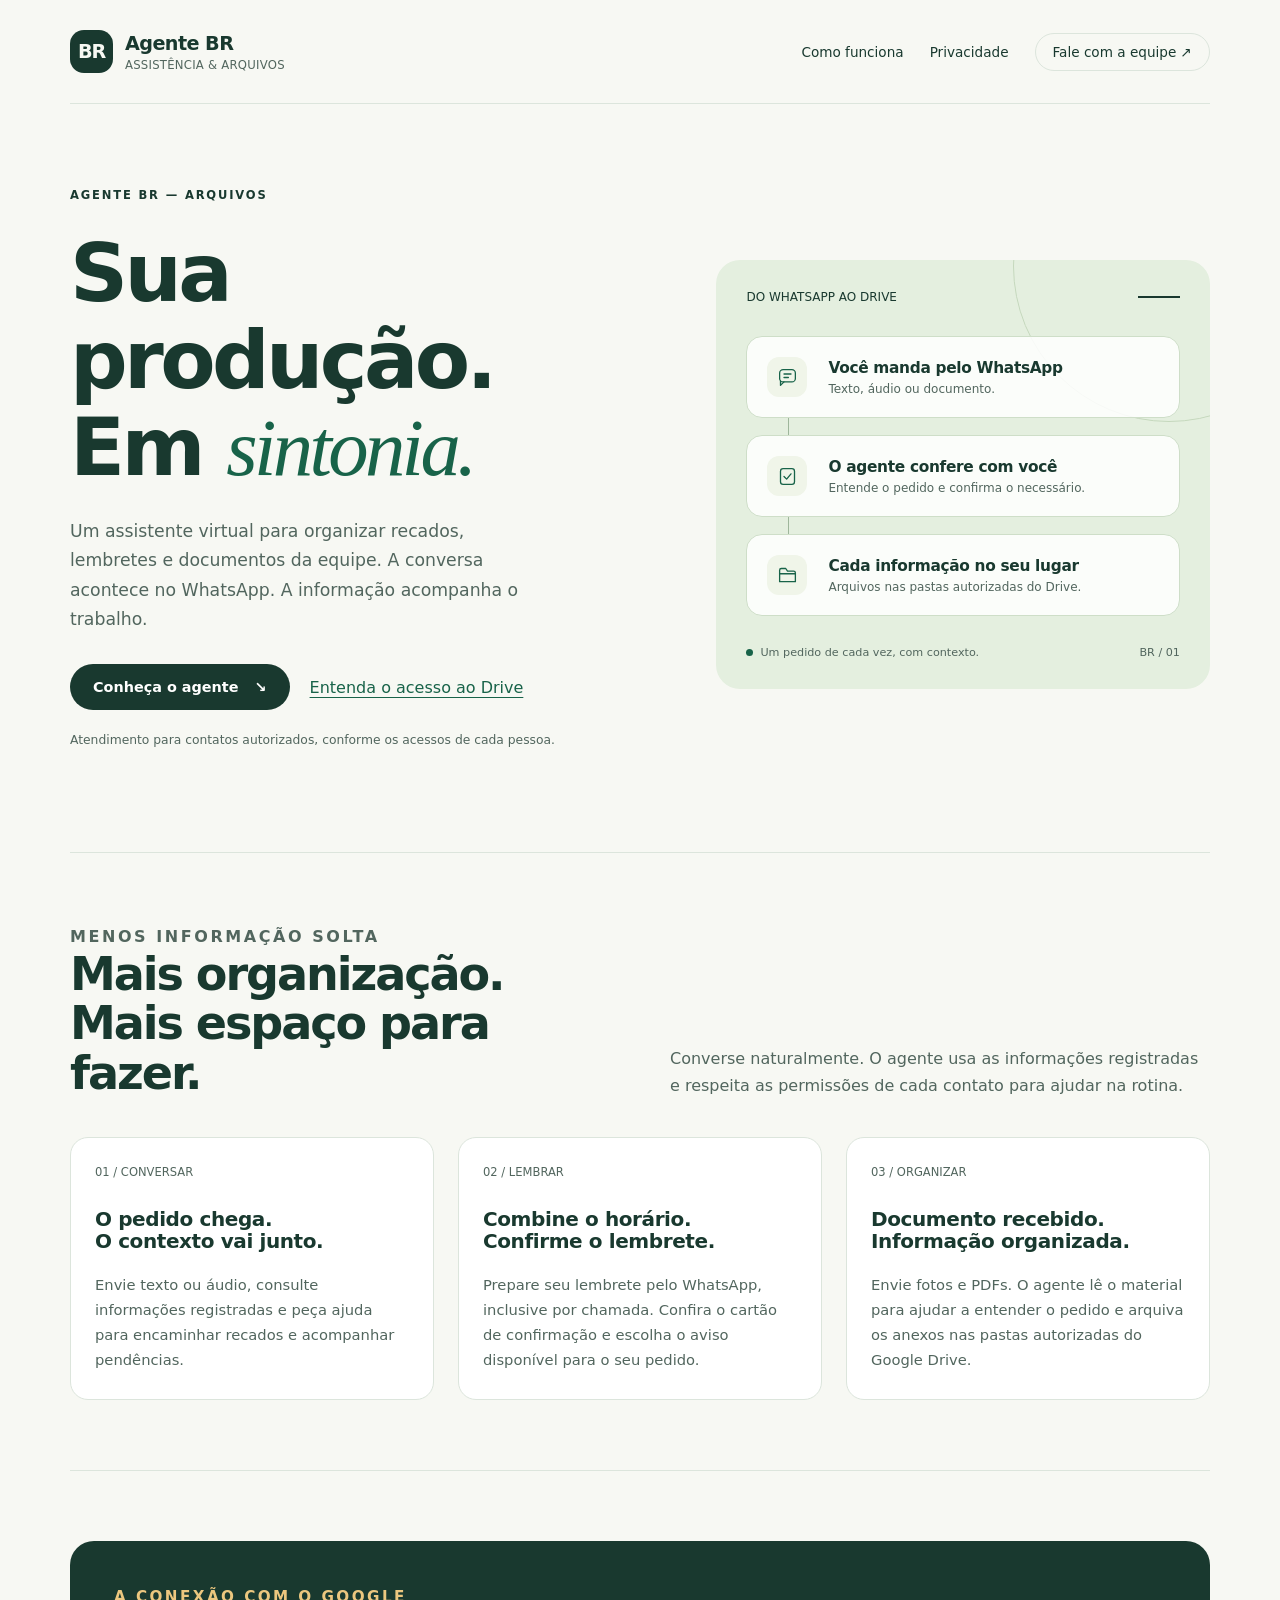
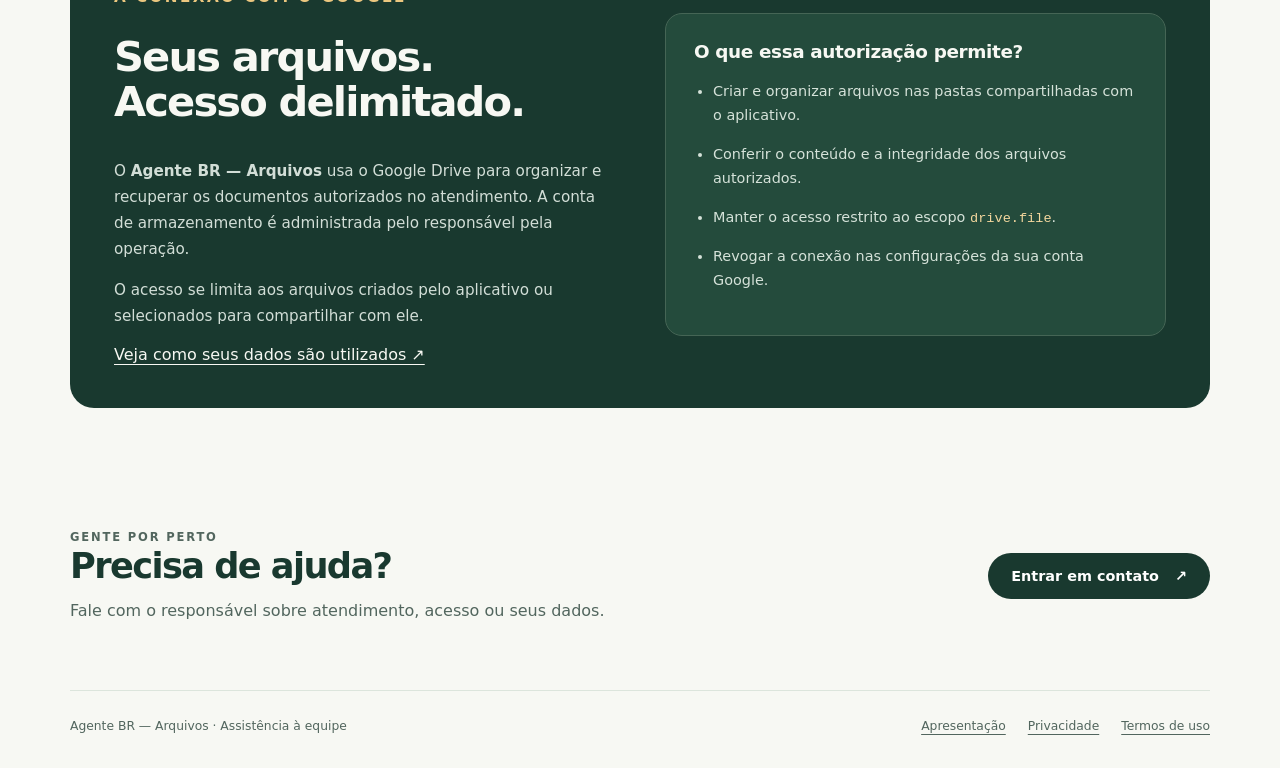
<file: index.html>
<!doctype html>
<html lang="pt-BR">
<head>
  <meta charset="utf-8">
  <meta name="viewport" content="width=device-width, initial-scale=1">
  <meta name="description" content="Conheça o Agente BR: atendimento pelo WhatsApp, organização de documentos e conexão restrita com o Google Drive.">
  <meta name="robots" content="noindex,follow">
  <meta name="referrer" content="strict-origin-when-cross-origin">
  <meta http-equiv="Content-Security-Policy" content="default-src 'none'; style-src 'self'; img-src 'self' data:; base-uri 'none'; form-action 'none'">
  <meta name="theme-color" content="#19392f">
  <meta property="og:title" content="Agente BR — Arquivos | Assistência à equipe">
  <meta property="og:description" content="Conheça o Agente BR: atendimento pelo WhatsApp, organização de documentos e conexão restrita com o Google Drive.">
  <meta property="og:type" content="website">
  <title>Agente BR — Arquivos | Assistência à equipe</title>
  <link rel="stylesheet" href="./assets/site.css">
</head>
<body>
  <a class="skip" href="#conteudo">Pular para o conteúdo</a>
  <header class="wrap masthead">
    <a class="brand" href="./" aria-label="Agente BR — página inicial"><span class="logo" aria-hidden="true">BR</span><div>Agente BR<span>ASSISTÊNCIA &amp; ARQUIVOS</span></div></a>
    <nav class="nav" aria-label="Navegação principal">
      <a href="./#como-funciona">Como funciona</a>
      <a href="./privacidade/">Privacidade</a>
      <a class="pill" href="mailto:tombaratella@gmail.com">Fale com a equipe ↗</a>
    </nav>
  </header>
  <main id="conteudo" class="wrap">
<section class="hero" aria-labelledby="titulo">
  <div><p class="eyebrow">AGENTE BR — ARQUIVOS</p><h1 id="titulo">Sua produção.<br>Em <em>sintonia.</em></h1>
    <p class="lead">Um assistente virtual para organizar recados, lembretes e documentos da equipe. A conversa acontece no WhatsApp. A informação acompanha o trabalho.</p>
    <div class="actions"><a class="button" href="#como-funciona">Conheça o agente <span aria-hidden="true">↘</span></a><a href="#google-drive">Entenda o acesso ao Drive</a></div>
    <p class="small-note">Atendimento para contatos autorizados, conforme os acessos de cada pessoa.</p>
  </div>
  <div class="flow-art" aria-label="Fluxo do atendimento: receber, conferir e organizar"><div class="art-top"><span>DO WHATSAPP AO DRIVE</span><span class="tiny-line" aria-hidden="true"></span></div><div class="flow-step"><span class="step-icon"><svg viewBox="0 0 24 24" fill="none" stroke="currentColor" stroke-width="1.5" stroke-linecap="round" stroke-linejoin="round" aria-hidden="true"><rect x="3" y="3" width="18" height="14" rx="4"/><path d="m8 17-4 4v-5M8 8h8M8 12h5"/></svg></span><div><strong>Você manda pelo WhatsApp</strong><small>Texto, áudio ou documento.</small></div></div><div class="flow-step"><span class="step-icon"><svg viewBox="0 0 24 24" fill="none" stroke="currentColor" stroke-width="1.5" stroke-linecap="round" stroke-linejoin="round" aria-hidden="true"><rect x="4" y="3" width="16" height="18" rx="3"/><path d="m8 12 3 3 5-6"/></svg></span><div><strong>O agente confere com você</strong><small>Entende o pedido e confirma o necessário.</small></div></div><div class="flow-step"><span class="step-icon"><svg viewBox="0 0 24 24" fill="none" stroke="currentColor" stroke-width="1.5" stroke-linecap="round" stroke-linejoin="round" aria-hidden="true"><path d="M3 6a2 2 0 0 1 2-2h5l2 3h7a2 2 0 0 1 2 2v10H3Z"/><path d="M3 10h18"/></svg></span><div><strong>Cada informação no seu lugar</strong><small>Arquivos nas pastas autorizadas do Drive.</small></div></div><div class="art-footer"><span><span class="badge-dot" aria-hidden="true"></span>Um pedido de cada vez, com contexto.</span><span>BR / 01</span></div></div>
</section>
<section class="section" id="como-funciona" aria-labelledby="como-titulo">
  <div class="section-top"><div><p class="eyebrow">MENOS INFORMAÇÃO SOLTA</p><h2 id="como-titulo">Mais organização.<br>Mais espaço para fazer.</h2></div><p>Converse naturalmente. O agente usa as informações registradas e respeita as permissões de cada contato para ajudar na rotina.</p></div>
  <div class="features"><article class="feature"><span class="number">01 / CONVERSAR</span><h3>O pedido chega.<br>O contexto vai junto.</h3><p>Envie texto ou áudio, consulte informações registradas e peça ajuda para encaminhar recados e acompanhar pendências.</p></article>
  <article class="feature"><span class="number">02 / LEMBRAR</span><h3>Combine o horário.<br>Confirme o lembrete.</h3><p>Prepare seu lembrete pelo WhatsApp, inclusive por chamada. Confira o cartão de confirmação e escolha o aviso disponível para o seu pedido.</p></article>
  <article class="feature"><span class="number">03 / ORGANIZAR</span><h3>Documento recebido.<br>Informação organizada.</h3><p>Envie fotos e PDFs. O agente lê o material para ajudar a entender o pedido e arquiva os anexos nas pastas autorizadas do Google Drive.</p></article></div>
</section>
<section class="section" id="google-drive" aria-labelledby="drive-titulo"><div class="drive"><div><p class="eyebrow">A CONEXÃO COM O GOOGLE</p><h2 id="drive-titulo">Seus arquivos.<br>Acesso delimitado.</h2><p>O <strong>Agente BR — Arquivos</strong> usa o Google Drive para organizar e recuperar os documentos autorizados no atendimento. A conta de armazenamento é administrada pelo responsável pela operação.</p><p>O acesso se limita aos arquivos criados pelo aplicativo ou selecionados para compartilhar com ele.</p><a href="./privacidade/#google">Veja como seus dados são utilizados ↗</a></div><div class="drive-detail"><h3>O que essa autorização permite?</h3><ul><li>Criar e organizar arquivos nas pastas compartilhadas com o aplicativo.</li><li>Conferir o conteúdo e a integridade dos arquivos autorizados.</li><li>Manter o acesso restrito ao escopo <code>drive.file</code>.</li><li>Revogar a conexão nas configurações da sua conta Google.</li></ul></div></div></section>
<section class="contact" aria-labelledby="contato-titulo"><div><p class="eyebrow">GENTE POR PERTO</p><h2 id="contato-titulo">Precisa de ajuda?</h2><p>Fale com o responsável sobre atendimento, acesso ou seus dados.</p></div><a class="button contact-link" href="mailto:tombaratella@gmail.com">Entrar em contato <span aria-hidden="true">↗</span></a></section>
</main>
  <footer class="wrap footer"><span>Agente BR — Arquivos · Assistência à equipe</span><nav class="footer-links" aria-label="Informações do aplicativo"><a href="./">Apresentação</a><a href="./privacidade/">Privacidade</a><a href="./termos/">Termos de uso</a></nav></footer>
</body>
</html>
</file>
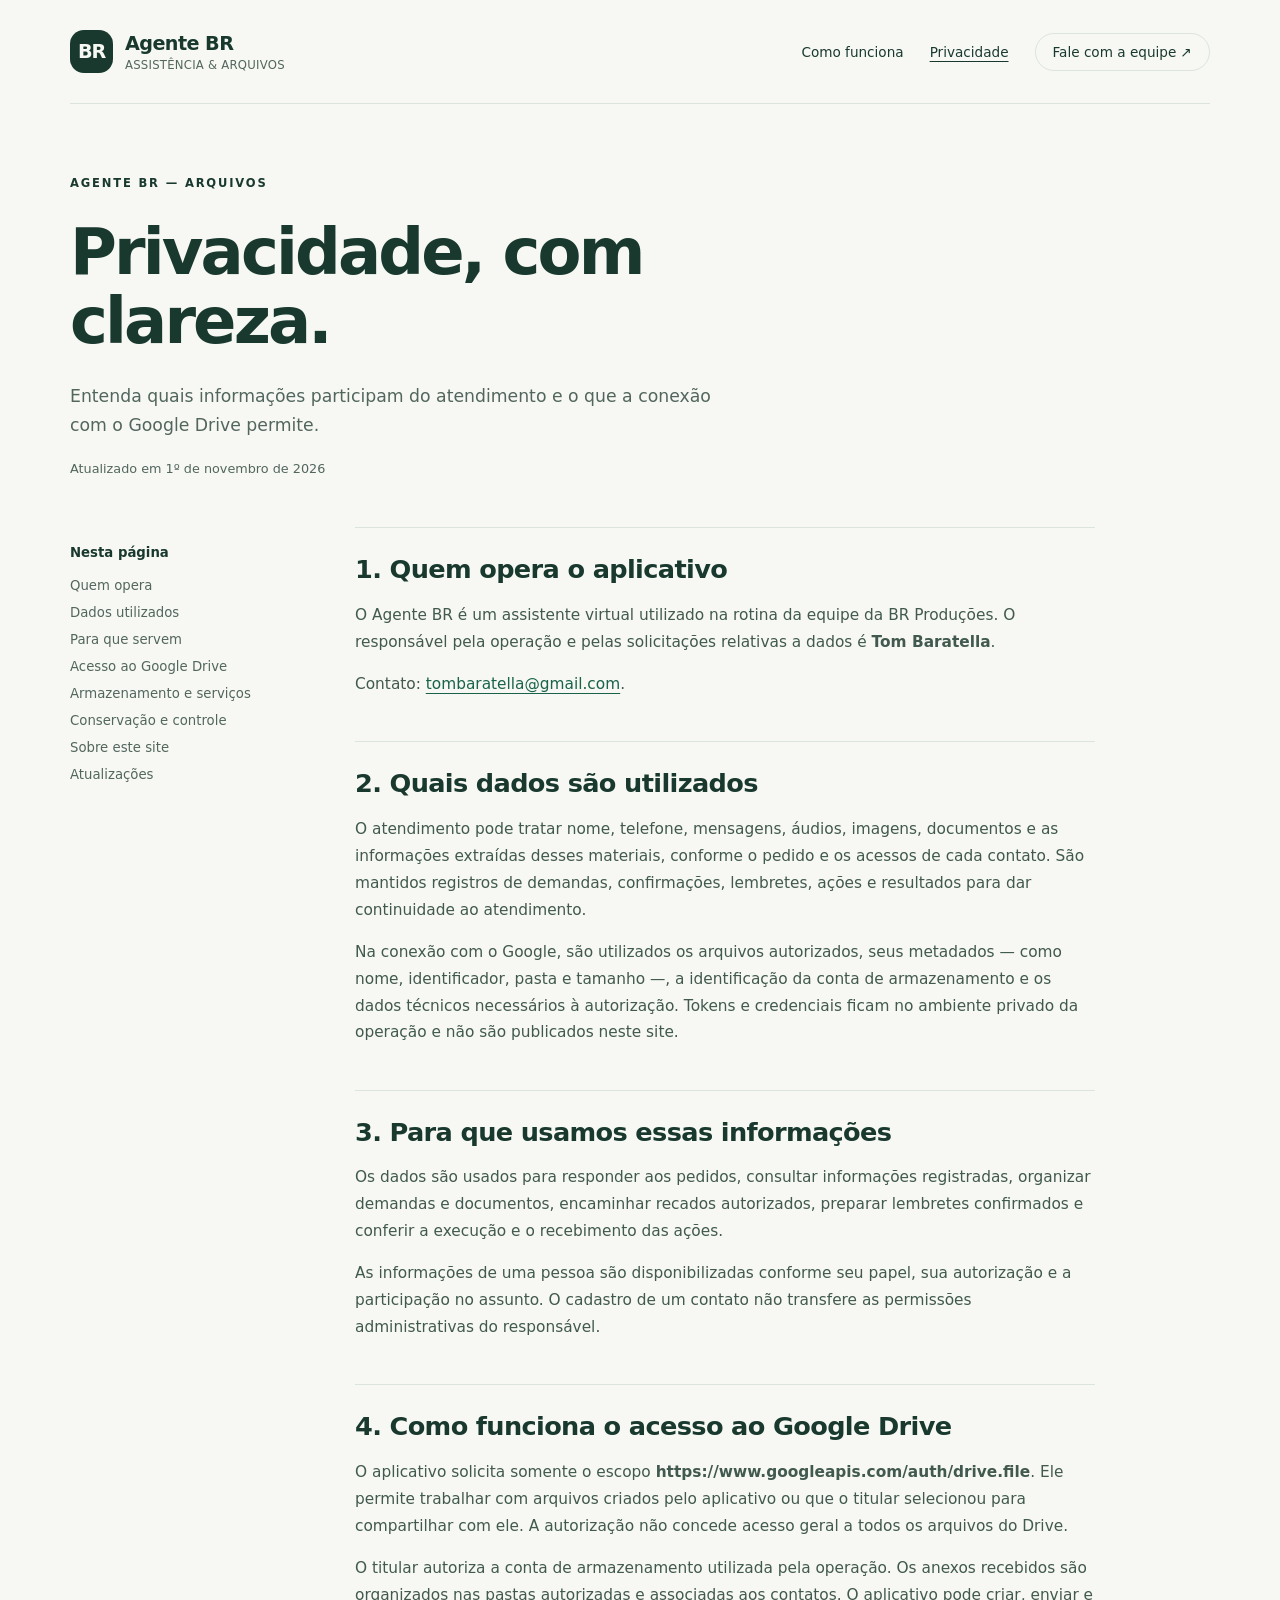
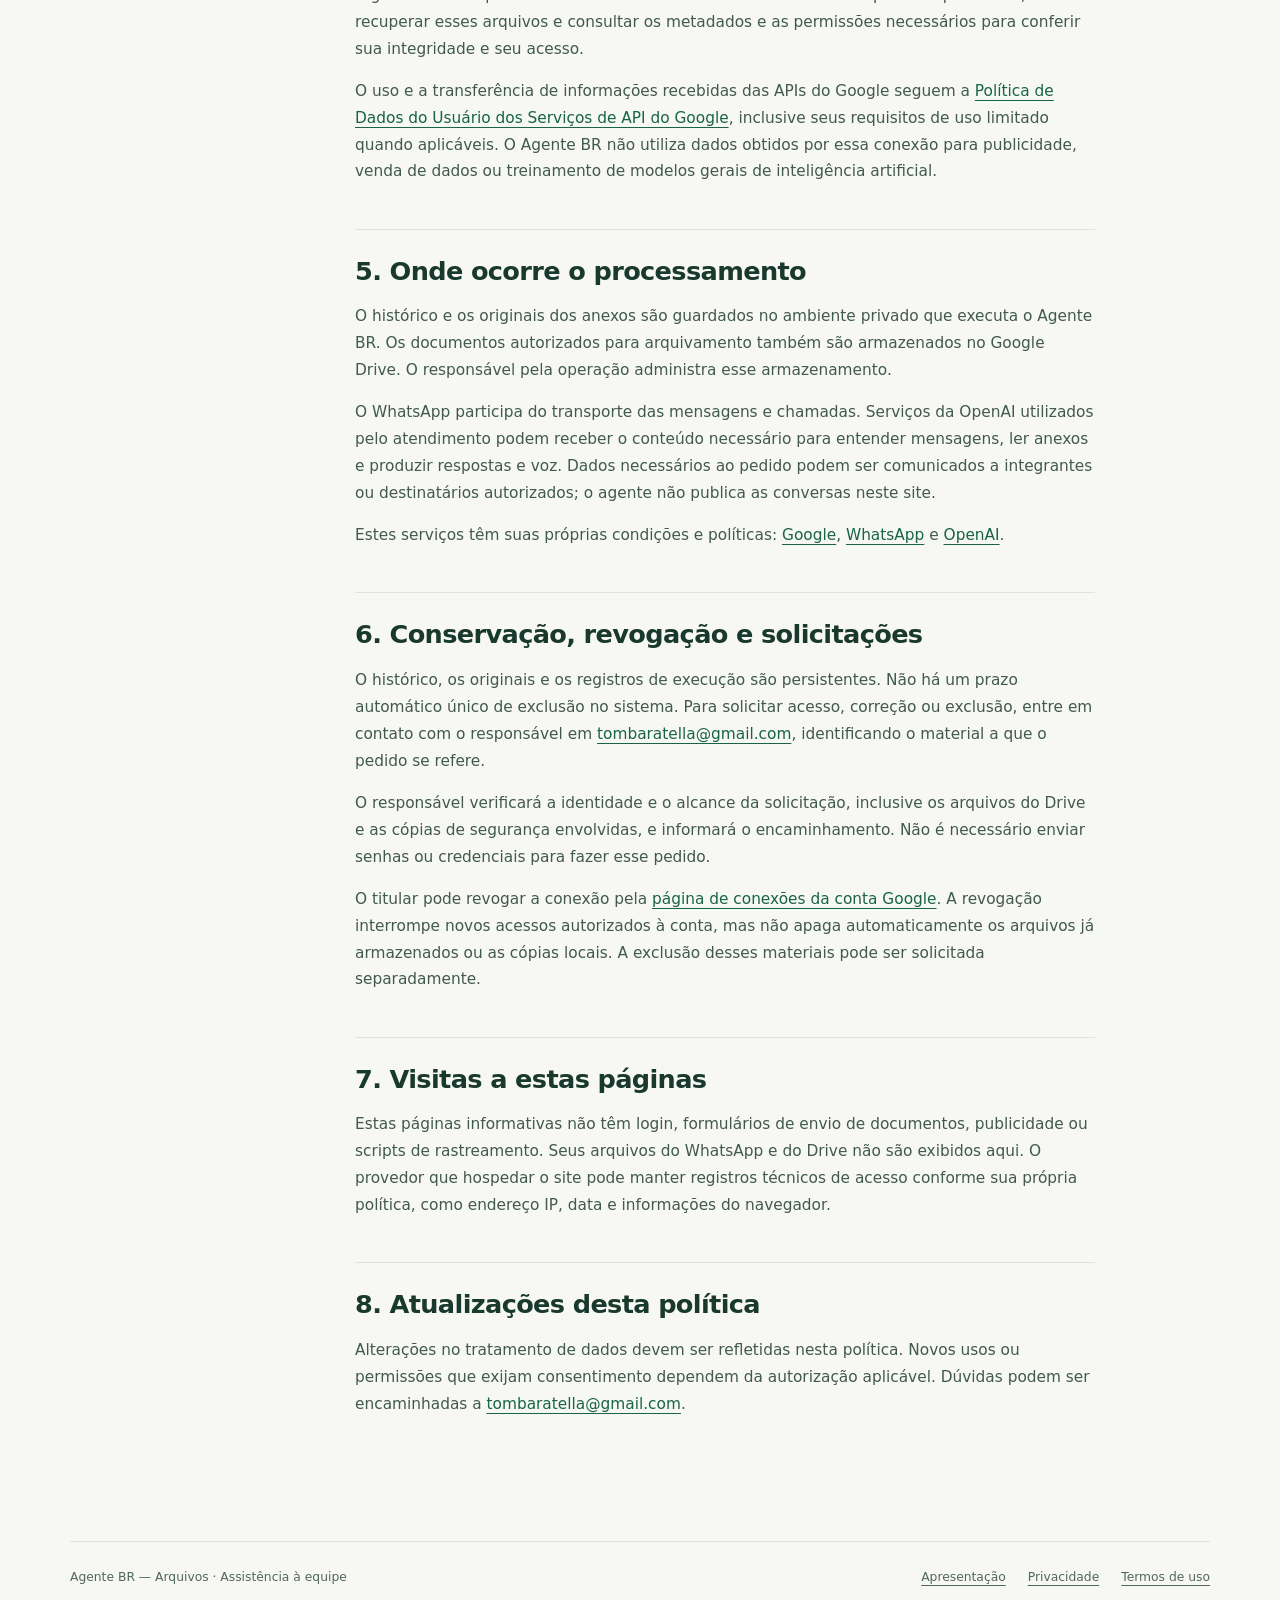
<file: privacidade/index.html>
<!doctype html>
<html lang="pt-BR">
<head>
  <meta charset="utf-8">
  <meta name="viewport" content="width=device-width, initial-scale=1">
  <meta name="description" content="Como o Agente BR utiliza, armazena e protege o acesso aos dados e arquivos autorizados.">
  <meta name="robots" content="noindex,follow">
  <meta name="referrer" content="strict-origin-when-cross-origin">
  <meta http-equiv="Content-Security-Policy" content="default-src 'none'; style-src 'self'; img-src 'self' data:; base-uri 'none'; form-action 'none'">
  <meta name="theme-color" content="#19392f">
  <meta property="og:title" content="Privacidade | Agente BR — Arquivos">
  <meta property="og:description" content="Como o Agente BR utiliza, armazena e protege o acesso aos dados e arquivos autorizados.">
  <meta property="og:type" content="website">
  <title>Privacidade | Agente BR — Arquivos</title>
  <link rel="stylesheet" href="../assets/site.css">
</head>
<body>
  <a class="skip" href="#conteudo">Pular para o conteúdo</a>
  <header class="wrap masthead">
    <a class="brand" href="../" aria-label="Agente BR — página inicial"><span class="logo" aria-hidden="true">BR</span><div>Agente BR<span>ASSISTÊNCIA &amp; ARQUIVOS</span></div></a>
    <nav class="nav" aria-label="Navegação principal">
      <a href="../#como-funciona">Como funciona</a>
      <a href="../privacidade/" aria-current="page">Privacidade</a>
      <a class="pill" href="mailto:tombaratella@gmail.com">Fale com a equipe ↗</a>
    </nav>
  </header>
  <main id="conteudo" class="wrap"><header class="document-header"><p class="eyebrow">AGENTE BR — ARQUIVOS</p><h1>Privacidade, com clareza.</h1><p class="lead">Entenda quais informações participam do atendimento e o que a conexão com o Google Drive permite.</p><p class="meta">Atualizado em 1º de novembro de 2026</p></header><div class="doc-layout"><nav class="toc" aria-label="Índice desta página"><strong>Nesta página</strong><a href="#responsavel">Quem opera</a><a href="#dados">Dados utilizados</a><a href="#finalidades">Para que servem</a><a href="#google">Acesso ao Google Drive</a><a href="#processamento">Armazenamento e serviços</a><a href="#retencao">Conservação e controle</a><a href="#site">Sobre este site</a><a href="#mudancas">Atualizações</a></nav><article class="document"><section id="responsavel" aria-labelledby="titulo-responsavel"><h2 id="titulo-responsavel">1. Quem opera o aplicativo</h2><p>O Agente BR é um assistente virtual utilizado na rotina da equipe da BR Produções. O responsável pela operação e pelas solicitações relativas a dados é <strong>Tom Baratella</strong>.</p><p>Contato: <a href="mailto:tombaratella@gmail.com">tombaratella@gmail.com</a>.</p></section><section id="dados" aria-labelledby="titulo-dados"><h2 id="titulo-dados">2. Quais dados são utilizados</h2><p>O atendimento pode tratar nome, telefone, mensagens, áudios, imagens, documentos e as informações extraídas desses materiais, conforme o pedido e os acessos de cada contato. São mantidos registros de demandas, confirmações, lembretes, ações e resultados para dar continuidade ao atendimento.</p><p>Na conexão com o Google, são utilizados os arquivos autorizados, seus metadados — como nome, identificador, pasta e tamanho —, a identificação da conta de armazenamento e os dados técnicos necessários à autorização. Tokens e credenciais ficam no ambiente privado da operação e não são publicados neste site.</p></section><section id="finalidades" aria-labelledby="titulo-finalidades"><h2 id="titulo-finalidades">3. Para que usamos essas informações</h2><p>Os dados são usados para responder aos pedidos, consultar informações registradas, organizar demandas e documentos, encaminhar recados autorizados, preparar lembretes confirmados e conferir a execução e o recebimento das ações.</p><p>As informações de uma pessoa são disponibilizadas conforme seu papel, sua autorização e a participação no assunto. O cadastro de um contato não transfere as permissões administrativas do responsável.</p></section><section id="google" aria-labelledby="titulo-google"><h2 id="titulo-google">4. Como funciona o acesso ao Google Drive</h2><p>O aplicativo solicita somente o escopo <strong>https://www.googleapis.com/auth/drive.file</strong>. Ele permite trabalhar com arquivos criados pelo aplicativo ou que o titular selecionou para compartilhar com ele. A autorização não concede acesso geral a todos os arquivos do Drive.</p><p>O titular autoriza a conta de armazenamento utilizada pela operação. Os anexos recebidos são organizados nas pastas autorizadas e associadas aos contatos. O aplicativo pode criar, enviar e recuperar esses arquivos e consultar os metadados e as permissões necessários para conferir sua integridade e seu acesso.</p><p>O uso e a transferência de informações recebidas das APIs do Google seguem a <a href="https://developers.google.com/terms/api-services-user-data-policy">Política de Dados do Usuário dos Serviços de API do Google</a>, inclusive seus requisitos de uso limitado quando aplicáveis. O Agente BR não utiliza dados obtidos por essa conexão para publicidade, venda de dados ou treinamento de modelos gerais de inteligência artificial.</p></section><section id="processamento" aria-labelledby="titulo-processamento"><h2 id="titulo-processamento">5. Onde ocorre o processamento</h2><p>O histórico e os originais dos anexos são guardados no ambiente privado que executa o Agente BR. Os documentos autorizados para arquivamento também são armazenados no Google Drive. O responsável pela operação administra esse armazenamento.</p><p>O WhatsApp participa do transporte das mensagens e chamadas. Serviços da OpenAI utilizados pelo atendimento podem receber o conteúdo necessário para entender mensagens, ler anexos e produzir respostas e voz. Dados necessários ao pedido podem ser comunicados a integrantes ou destinatários autorizados; o agente não publica as conversas neste site.</p><p>Estes serviços têm suas próprias condições e políticas: <a href="https://policies.google.com/privacy">Google</a>, <a href="https://www.whatsapp.com/legal/privacy-policy">WhatsApp</a> e <a href="https://openai.com/policies/privacy-policy/">OpenAI</a>.</p></section><section id="retencao" aria-labelledby="titulo-retencao"><h2 id="titulo-retencao">6. Conservação, revogação e solicitações</h2><p>O histórico, os originais e os registros de execução são persistentes. Não há um prazo automático único de exclusão no sistema. Para solicitar acesso, correção ou exclusão, entre em contato com o responsável em <a href="mailto:tombaratella@gmail.com">tombaratella@gmail.com</a>, identificando o material a que o pedido se refere.</p><p>O responsável verificará a identidade e o alcance da solicitação, inclusive os arquivos do Drive e as cópias de segurança envolvidas, e informará o encaminhamento. Não é necessário enviar senhas ou credenciais para fazer esse pedido.</p><p>O titular pode revogar a conexão pela <a href="https://myaccount.google.com/connections">página de conexões da conta Google</a>. A revogação interrompe novos acessos autorizados à conta, mas não apaga automaticamente os arquivos já armazenados ou as cópias locais. A exclusão desses materiais pode ser solicitada separadamente.</p></section><section id="site" aria-labelledby="titulo-site"><h2 id="titulo-site">7. Visitas a estas páginas</h2><p>Estas páginas informativas não têm login, formulários de envio de documentos, publicidade ou scripts de rastreamento. Seus arquivos do WhatsApp e do Drive não são exibidos aqui. O provedor que hospedar o site pode manter registros técnicos de acesso conforme sua própria política, como endereço IP, data e informações do navegador.</p></section><section id="mudancas" aria-labelledby="titulo-mudancas"><h2 id="titulo-mudancas">8. Atualizações desta política</h2><p>Alterações no tratamento de dados devem ser refletidas nesta política. Novos usos ou permissões que exijam consentimento dependem da autorização aplicável. Dúvidas podem ser encaminhadas a <a href="mailto:tombaratella@gmail.com">tombaratella@gmail.com</a>.</p></section></article></div></main>
  <footer class="wrap footer"><span>Agente BR — Arquivos · Assistência à equipe</span><nav class="footer-links" aria-label="Informações do aplicativo"><a href="../">Apresentação</a><a href="../privacidade/">Privacidade</a><a href="../termos/">Termos de uso</a></nav></footer>
</body>
</html>
</file>
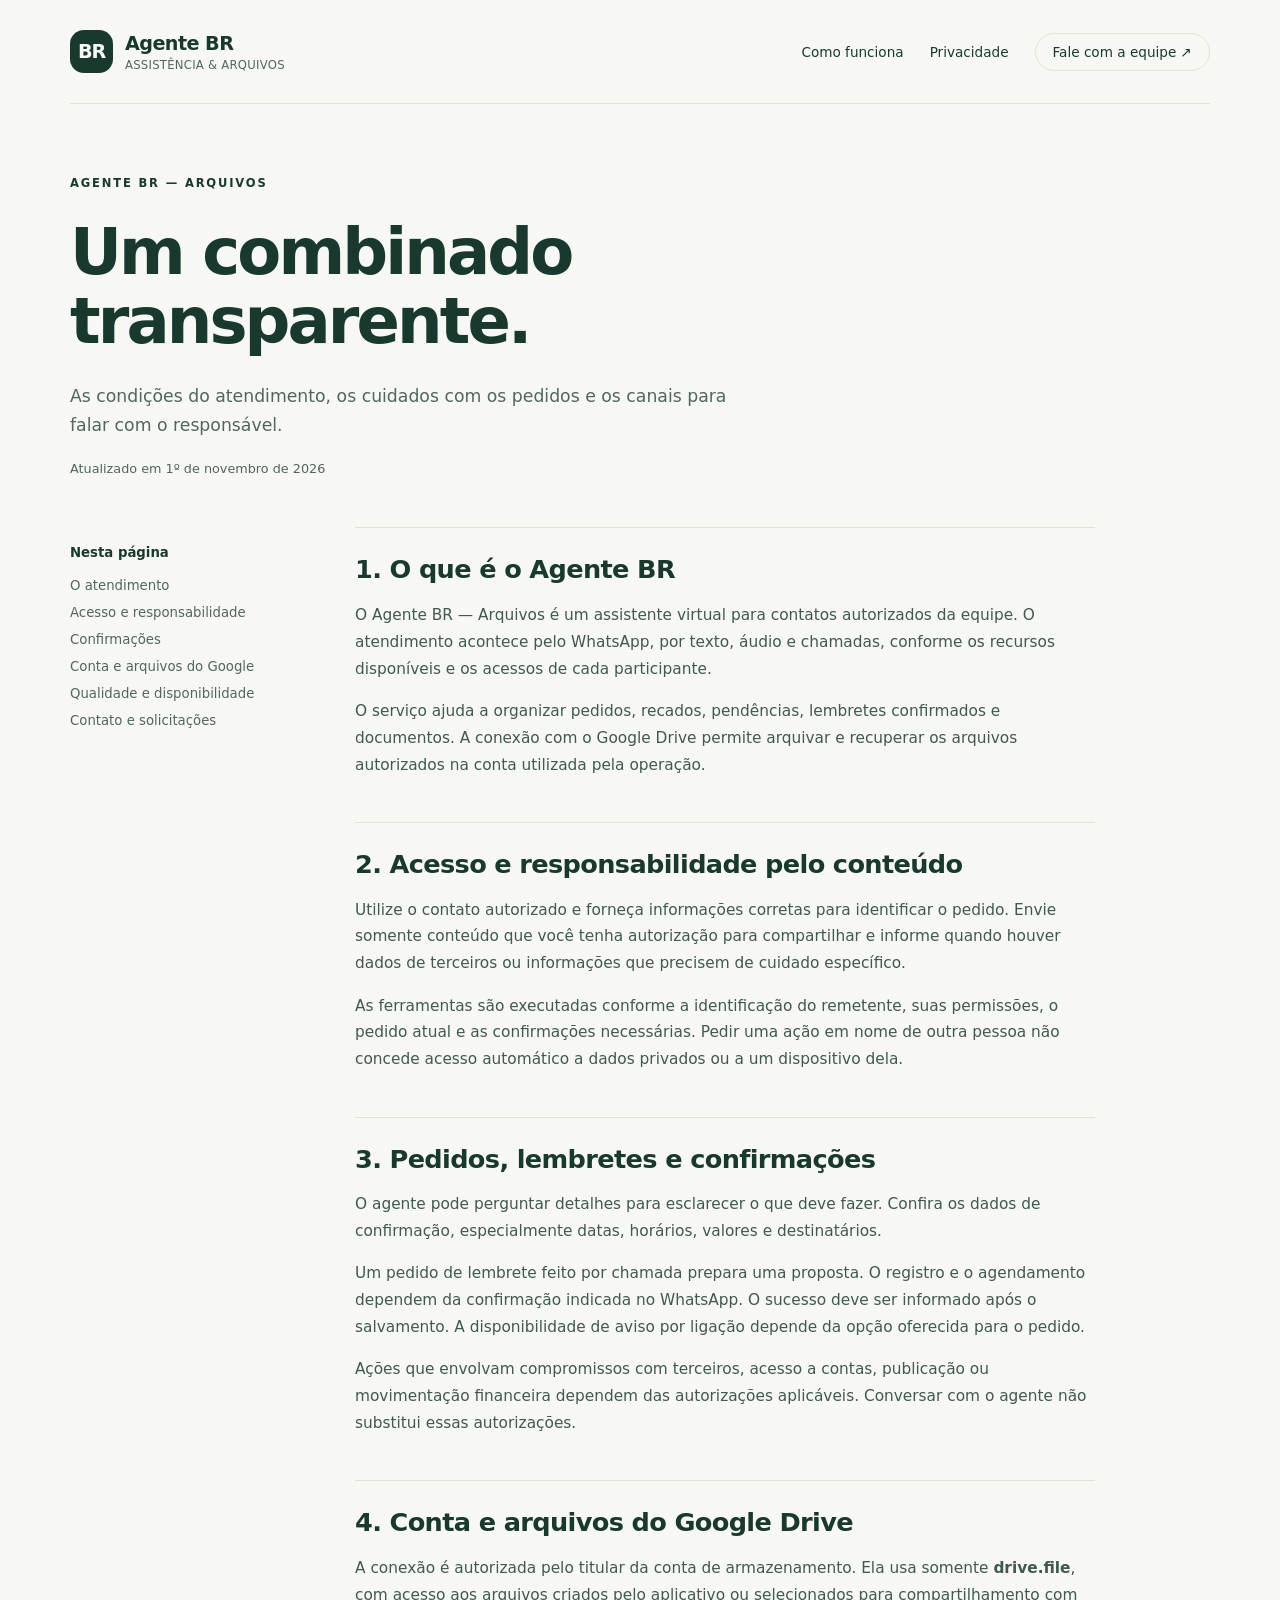
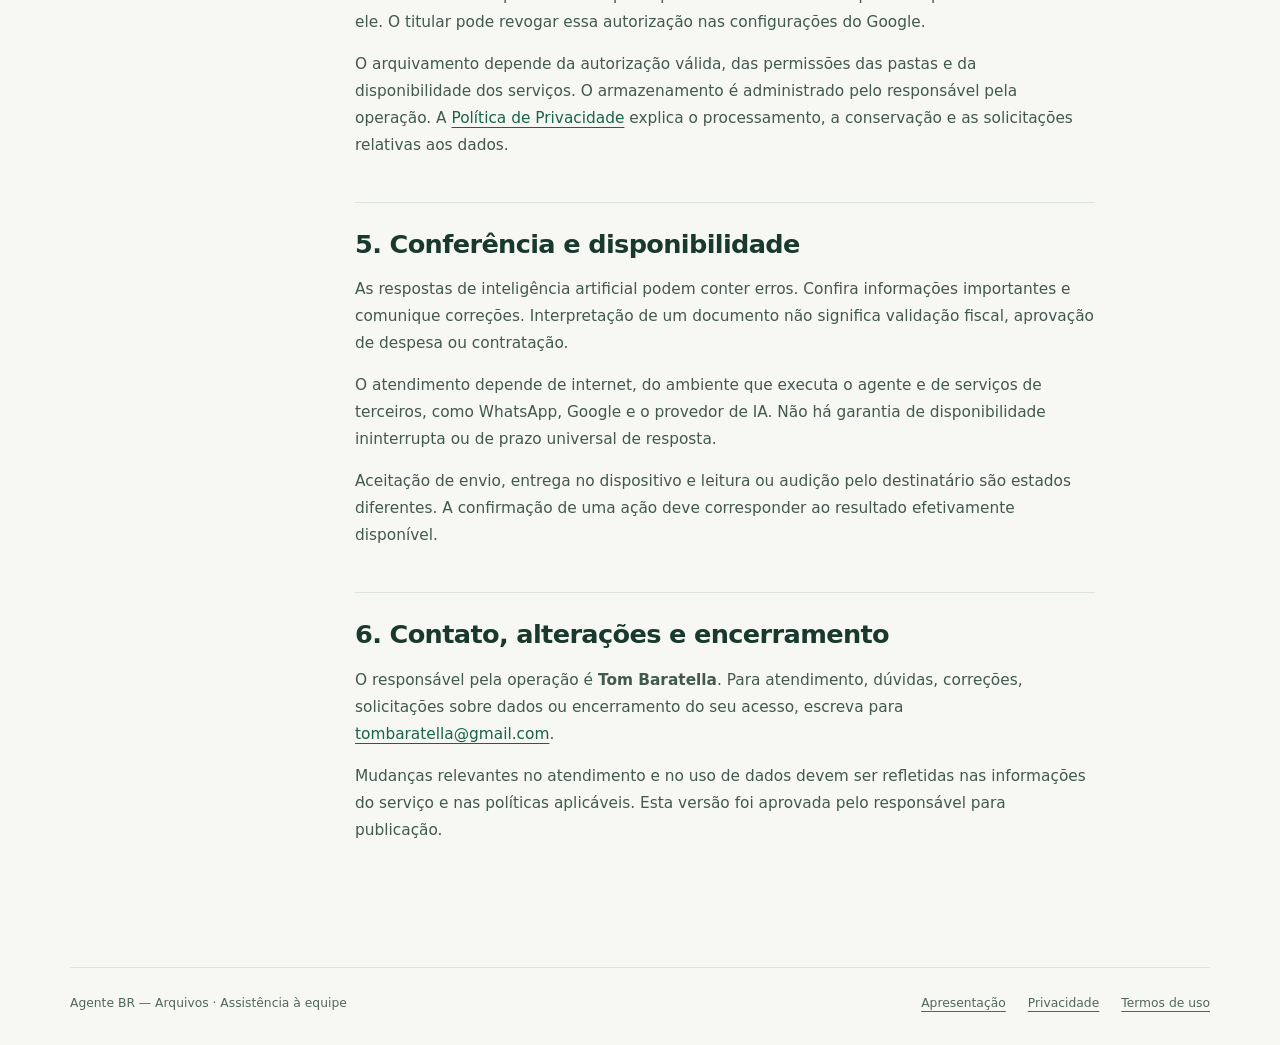
<file: termos/index.html>
<!doctype html>
<html lang="pt-BR">
<head>
  <meta charset="utf-8">
  <meta name="viewport" content="width=device-width, initial-scale=1">
  <meta name="description" content="Condições de uso e confirmação de pedidos no atendimento do Agente BR.">
  <meta name="robots" content="noindex,follow">
  <meta name="referrer" content="strict-origin-when-cross-origin">
  <meta http-equiv="Content-Security-Policy" content="default-src 'none'; style-src 'self'; img-src 'self' data:; base-uri 'none'; form-action 'none'">
  <meta name="theme-color" content="#19392f">
  <meta property="og:title" content="Termos de uso | Agente BR — Arquivos">
  <meta property="og:description" content="Condições de uso e confirmação de pedidos no atendimento do Agente BR.">
  <meta property="og:type" content="website">
  <title>Termos de uso | Agente BR — Arquivos</title>
  <link rel="stylesheet" href="../assets/site.css">
</head>
<body>
  <a class="skip" href="#conteudo">Pular para o conteúdo</a>
  <header class="wrap masthead">
    <a class="brand" href="../" aria-label="Agente BR — página inicial"><span class="logo" aria-hidden="true">BR</span><div>Agente BR<span>ASSISTÊNCIA &amp; ARQUIVOS</span></div></a>
    <nav class="nav" aria-label="Navegação principal">
      <a href="../#como-funciona">Como funciona</a>
      <a href="../privacidade/">Privacidade</a>
      <a class="pill" href="mailto:tombaratella@gmail.com">Fale com a equipe ↗</a>
    </nav>
  </header>
  <main id="conteudo" class="wrap"><header class="document-header"><p class="eyebrow">AGENTE BR — ARQUIVOS</p><h1>Um combinado transparente.</h1><p class="lead">As condições do atendimento, os cuidados com os pedidos e os canais para falar com o responsável.</p><p class="meta">Atualizado em 1º de novembro de 2026</p></header><div class="doc-layout"><nav class="toc" aria-label="Índice desta página"><strong>Nesta página</strong><a href="#servico">O atendimento</a><a href="#acesso">Acesso e responsabilidade</a><a href="#confirmacoes">Confirmações</a><a href="#google">Conta e arquivos do Google</a><a href="#qualidade">Qualidade e disponibilidade</a><a href="#contato">Contato e solicitações</a></nav><article class="document"><section id="servico" aria-labelledby="titulo-servico"><h2 id="titulo-servico">1. O que é o Agente BR</h2><p>O Agente BR — Arquivos é um assistente virtual para contatos autorizados da equipe. O atendimento acontece pelo WhatsApp, por texto, áudio e chamadas, conforme os recursos disponíveis e os acessos de cada participante.</p><p>O serviço ajuda a organizar pedidos, recados, pendências, lembretes confirmados e documentos. A conexão com o Google Drive permite arquivar e recuperar os arquivos autorizados na conta utilizada pela operação.</p></section><section id="acesso" aria-labelledby="titulo-acesso"><h2 id="titulo-acesso">2. Acesso e responsabilidade pelo conteúdo</h2><p>Utilize o contato autorizado e forneça informações corretas para identificar o pedido. Envie somente conteúdo que você tenha autorização para compartilhar e informe quando houver dados de terceiros ou informações que precisem de cuidado específico.</p><p>As ferramentas são executadas conforme a identificação do remetente, suas permissões, o pedido atual e as confirmações necessárias. Pedir uma ação em nome de outra pessoa não concede acesso automático a dados privados ou a um dispositivo dela.</p></section><section id="confirmacoes" aria-labelledby="titulo-confirmacoes"><h2 id="titulo-confirmacoes">3. Pedidos, lembretes e confirmações</h2><p>O agente pode perguntar detalhes para esclarecer o que deve fazer. Confira os dados de confirmação, especialmente datas, horários, valores e destinatários.</p><p>Um pedido de lembrete feito por chamada prepara uma proposta. O registro e o agendamento dependem da confirmação indicada no WhatsApp. O sucesso deve ser informado após o salvamento. A disponibilidade de aviso por ligação depende da opção oferecida para o pedido.</p><p>Ações que envolvam compromissos com terceiros, acesso a contas, publicação ou movimentação financeira dependem das autorizações aplicáveis. Conversar com o agente não substitui essas autorizações.</p></section><section id="google" aria-labelledby="titulo-google"><h2 id="titulo-google">4. Conta e arquivos do Google Drive</h2><p>A conexão é autorizada pelo titular da conta de armazenamento. Ela usa somente <strong>drive.file</strong>, com acesso aos arquivos criados pelo aplicativo ou selecionados para compartilhamento com ele. O titular pode revogar essa autorização nas configurações do Google.</p><p>O arquivamento depende da autorização válida, das permissões das pastas e da disponibilidade dos serviços. O armazenamento é administrado pelo responsável pela operação. A <a href="../privacidade/">Política de Privacidade</a> explica o processamento, a conservação e as solicitações relativas aos dados.</p></section><section id="qualidade" aria-labelledby="titulo-qualidade"><h2 id="titulo-qualidade">5. Conferência e disponibilidade</h2><p>As respostas de inteligência artificial podem conter erros. Confira informações importantes e comunique correções. Interpretação de um documento não significa validação fiscal, aprovação de despesa ou contratação.</p><p>O atendimento depende de internet, do ambiente que executa o agente e de serviços de terceiros, como WhatsApp, Google e o provedor de IA. Não há garantia de disponibilidade ininterrupta ou de prazo universal de resposta.</p><p>Aceitação de envio, entrega no dispositivo e leitura ou audição pelo destinatário são estados diferentes. A confirmação de uma ação deve corresponder ao resultado efetivamente disponível.</p></section><section id="contato" aria-labelledby="titulo-contato"><h2 id="titulo-contato">6. Contato, alterações e encerramento</h2><p>O responsável pela operação é <strong>Tom Baratella</strong>. Para atendimento, dúvidas, correções, solicitações sobre dados ou encerramento do seu acesso, escreva para <a href="mailto:tombaratella@gmail.com">tombaratella@gmail.com</a>.</p><p>Mudanças relevantes no atendimento e no uso de dados devem ser refletidas nas informações do serviço e nas políticas aplicáveis. Esta versão foi aprovada pelo responsável para publicação.</p></section></article></div></main>
  <footer class="wrap footer"><span>Agente BR — Arquivos · Assistência à equipe</span><nav class="footer-links" aria-label="Informações do aplicativo"><a href="../">Apresentação</a><a href="../privacidade/">Privacidade</a><a href="../termos/">Termos de uso</a></nav></footer>
</body>
</html>
</file>
<file: assets/site.css>
:root{color-scheme:light;--ink:#19392f;--muted:#52665e;--paper:#f7f8f3;--white:#fff;--line:#dce5dc;--green:#186349;--mint:#e4efdf;--gold:#ecc77f;--radius:24px;font-family:Inter,ui-sans-serif,system-ui,-apple-system,BlinkMacSystemFont,"Segoe UI",sans-serif;color:var(--ink);background:var(--paper);font-synthesis:none}
*{box-sizing:border-box}html{scroll-behavior:smooth;scroll-padding-top:24px}body{margin:0}a{color:var(--green);text-underline-offset:4px}a:hover{text-decoration-thickness:2px}a:focus-visible,summary:focus-visible{outline:3px solid #aa7018;outline-offset:5px;border-radius:5px}p{line-height:1.7}h1,h2,h3,p{margin-top:0}h1,h2,h3{font-weight:650;letter-spacing:-.045em;line-height:1.08}h1{font-size:clamp(2.9rem,6.3vw,5.7rem);margin-bottom:26px}h2{font-size:clamp(2rem,3.6vw,3.3rem)}h3{font-size:1.25rem;letter-spacing:-.02em}small,.muted{color:var(--muted)}svg{display:block}button,input{font:inherit}
.wrap{width:min(1140px,calc(100% - 64px));margin-inline:auto}.skip{position:absolute;top:-80px;left:20px;background:var(--ink);color:white;padding:14px;z-index:20}.skip:focus{top:10px}.review{padding:9px 24px;text-align:center;background:#f4e7ce;color:#63481c;font-size:.76rem;letter-spacing:.02em}.masthead{display:flex;justify-content:space-between;align-items:center;gap:24px;min-height:104px;border-bottom:1px solid var(--line)}.brand{display:inline-flex;align-items:center;gap:12px;color:var(--ink);text-decoration:none;font-weight:720;letter-spacing:-.03em;font-size:1.2rem;white-space:nowrap}.logo{display:grid;place-items:center;width:43px;height:43px;background:var(--ink);color:var(--paper);border-radius:14px;font-weight:800;letter-spacing:-.06em;font-size:1.2rem}.brand span:last-child{font-size:.73rem;font-weight:500;display:block;letter-spacing:.02em;color:var(--muted);margin-top:3px}.nav{display:flex;align-items:center;flex-wrap:wrap;gap:26px;font-size:.85rem}.nav a{color:var(--ink);text-decoration:none}.nav a[aria-current=page]{text-decoration:underline}.pill{border:1px solid var(--line);padding:10px 17px;border-radius:30px}.eyebrow{font-size:.72rem;text-transform:uppercase;letter-spacing:.16em;font-weight:700;margin-bottom:24px}.hero{display:grid;grid-template-columns:1.18fr 1fr;gap:64px;align-items:center;padding:82px 0 88px}.hero h1 em{font-family:Georgia,serif;font-weight:400;color:var(--green)}.lead{font-size:1.08rem;color:var(--muted);max-width:470px}.actions{display:flex;align-items:center;flex-wrap:wrap;gap:20px;margin:30px 0 20px}.button{display:inline-flex;align-items:center;justify-content:center;gap:16px;border-radius:40px;background:var(--ink);color:white;text-decoration:none;padding:15px 23px;font-size:.9rem;font-weight:550}.button:hover{background:var(--green)}.small-note{font-size:.77rem;color:var(--muted)}
.flow-art{background:var(--mint);border-radius:var(--radius);padding:30px;position:relative;overflow:hidden}.flow-art:before{content:"";position:absolute;width:310px;height:310px;border-radius:50%;border:1px solid #c5d8bd;top:-150px;right:-115px}.flow-art .art-top{display:flex;justify-content:space-between;align-items:center;position:relative;margin-bottom:32px;font-size:.75rem}.tiny-line{width:42px;height:2px;background:var(--ink)}.flow-step{display:grid;grid-template-columns:45px 1fr;gap:16px;align-items:center;padding:20px;background:rgba(255,255,255,.86);border:1px solid #cedec8;border-radius:16px;position:relative}.flow-step+.flow-step{margin-top:17px}.flow-step+.flow-step:before{content:"";position:absolute;left:41px;top:-18px;height:17px;width:1px;background:#9eb69b}.step-icon{width:40px;height:40px;border-radius:12px;background:#f0f5e9;display:grid;place-items:center;color:var(--green)}.step-icon svg{width:21px;height:21px}.flow-step strong{font-size:.96rem;display:block;margin-bottom:5px;letter-spacing:-.02em}.flow-step small{font-size:.75rem;display:block}.art-footer{display:flex;justify-content:space-between;font-size:.7rem;margin-top:30px;color:var(--muted)}.badge-dot{display:inline-block;width:7px;height:7px;border-radius:100%;background:var(--green);margin-right:7px}
.section{padding:70px 0;border-top:1px solid var(--line)}.section-top{display:grid;grid-template-columns:1fr 1fr;gap:60px;margin-bottom:38px}.section-top h2{margin-bottom:0;max-width:460px}.section-top p{color:var(--muted);font-size:1rem;align-self:end;margin-bottom:0}.features{display:grid;grid-template-columns:repeat(3,1fr);gap:24px}.feature{padding:27px 24px;background:var(--white);border:1px solid var(--line);border-radius:18px}.feature .number{font-size:.72rem;color:var(--muted);display:block;margin-bottom:30px}.feature p{font-size:.92rem;color:var(--muted);margin-bottom:0}.drive{display:grid;grid-template-columns:1fr 1fr;gap:50px;background:var(--ink);color:var(--paper);border-radius:var(--radius);padding:44px}.drive .eyebrow{color:var(--gold)}.drive h2{font-size:2.6rem}.drive p{color:#d2ded7;font-size:.95rem}.drive a{color:var(--paper)}.drive-detail{background:#244b3c;border:1px solid #456555;padding:28px;border-radius:17px;align-self:center}.drive-detail h3{font-size:1.15rem;letter-spacing:-.02em}.drive-detail ul{padding-left:19px;color:#d5e2d9;line-height:1.65;font-size:.9rem}.drive-detail li+li{margin-top:15px}.drive-detail code{color:#f3d79e;font-size:.85rem}.contact{padding:50px 0 65px;display:flex;justify-content:space-between;gap:30px;align-items:center}.contact h2{font-size:2.2rem;margin-bottom:12px}.contact p{margin-bottom:0;color:var(--muted)}.footer{border-top:1px solid var(--line);padding:28px 0 35px;display:flex;justify-content:space-between;gap:24px;color:var(--muted);font-size:.77rem}.footer-links{display:flex;flex-wrap:wrap;gap:22px}.footer a{color:var(--muted)}
.document-header{padding:70px 0 35px;max-width:850px}.document-header h1{font-size:clamp(2.6rem,5vw,4.2rem)}.document-header .lead{max-width:680px}.doc-layout{display:grid;grid-template-columns:220px 1fr;gap:65px;padding-bottom:80px}.toc{align-self:start;position:sticky;top:25px;padding-top:18px;font-size:.83rem}.toc strong{display:block;margin-bottom:18px}.toc a{display:block;margin:12px 0;text-decoration:none;color:var(--muted)}.document{max-width:740px;min-width:0}.document section{padding:28px 0;border-top:1px solid var(--line)}.document h2{font-size:1.6rem;letter-spacing:-.025em;margin-bottom:18px}.document h3{font-size:1.06rem;margin-top:25px}.document p,.document li{font-size:.96rem;color:#41594e;line-height:1.75}.document ul,.document ol{padding-left:22px}.document li+li{margin-top:9px}.document a{overflow-wrap:anywhere}.callout{background:var(--mint);padding:22px 26px;border-radius:16px;margin-bottom:28px}.callout p{margin:0}.meta{font-size:.8rem;color:var(--muted)}.contact-link{overflow-wrap:anywhere}hr{border:0;border-top:1px solid var(--line)}
@media(max-width:900px){.hero{gap:30px;padding:55px 0}.flow-art{padding:22px}.nav{gap:18px}.features{gap:14px}.feature{padding:24px 18px}.drive{gap:25px;padding:30px}.doc-layout{grid-template-columns:170px 1fr;gap:30px}}
@media(max-width:650px){.wrap{width:calc(100% - 38px)}.masthead{min-height:94px;align-items:flex-start;padding:22px 0;gap:16px}.nav{justify-content:flex-end;gap:12px;max-width:185px;font-size:.75rem}.nav .pill{padding:7px 10px}.brand{font-size:1.04rem;gap:9px}.brand span:last-child{font-size:.64rem}.logo{width:37px;height:37px;border-radius:12px}.hero{grid-template-columns:1fr;gap:33px;padding:44px 0 48px}.hero h1{font-size:clamp(2.9rem,12vw,4.2rem)}.lead{font-size:1rem}.flow-art{padding:25px}.art-top{margin-bottom:24px!important}.features,.drive,.section-top{grid-template-columns:1fr}.section{padding:45px 0}.section-top{gap:21px;margin-bottom:27px}.features{gap:14px}.feature .number{margin-bottom:20px}.drive{padding:27px;gap:16px}.drive h2{font-size:2.2rem}.drive-detail{padding:23px}.contact{display:block;padding:40px 0}.contact .button{margin-top:24px}.footer{flex-direction:column;gap:15px}.footer-links{gap:16px}.document-header{padding:45px 0 26px}.doc-layout{grid-template-columns:1fr;gap:12px;padding-bottom:40px}.toc{position:static;display:flex;flex-wrap:wrap;gap:8px 17px;padding:14px 0 20px;border-top:1px solid var(--line)}.toc strong{flex-basis:100%;margin-bottom:2px}.toc a{margin:2px 0}.document section{padding:23px 0}.review{font-size:.67rem;padding:8px 12px}.callout{padding:20px}}
@media(prefers-reduced-motion:reduce){html{scroll-behavior:auto}}
@media print{.review,.nav,.toc,.skip,.button{display:none}.wrap{width:100%}.doc-layout{display:block}.document{max-width:none}.document-header{padding-top:20px}.footer{padding-bottom:0}.drive{color:var(--ink);background:white}.drive p,.drive-detail li{color:var(--ink)}a{color:inherit}.section,.document section{break-inside:avoid}}
</file>
